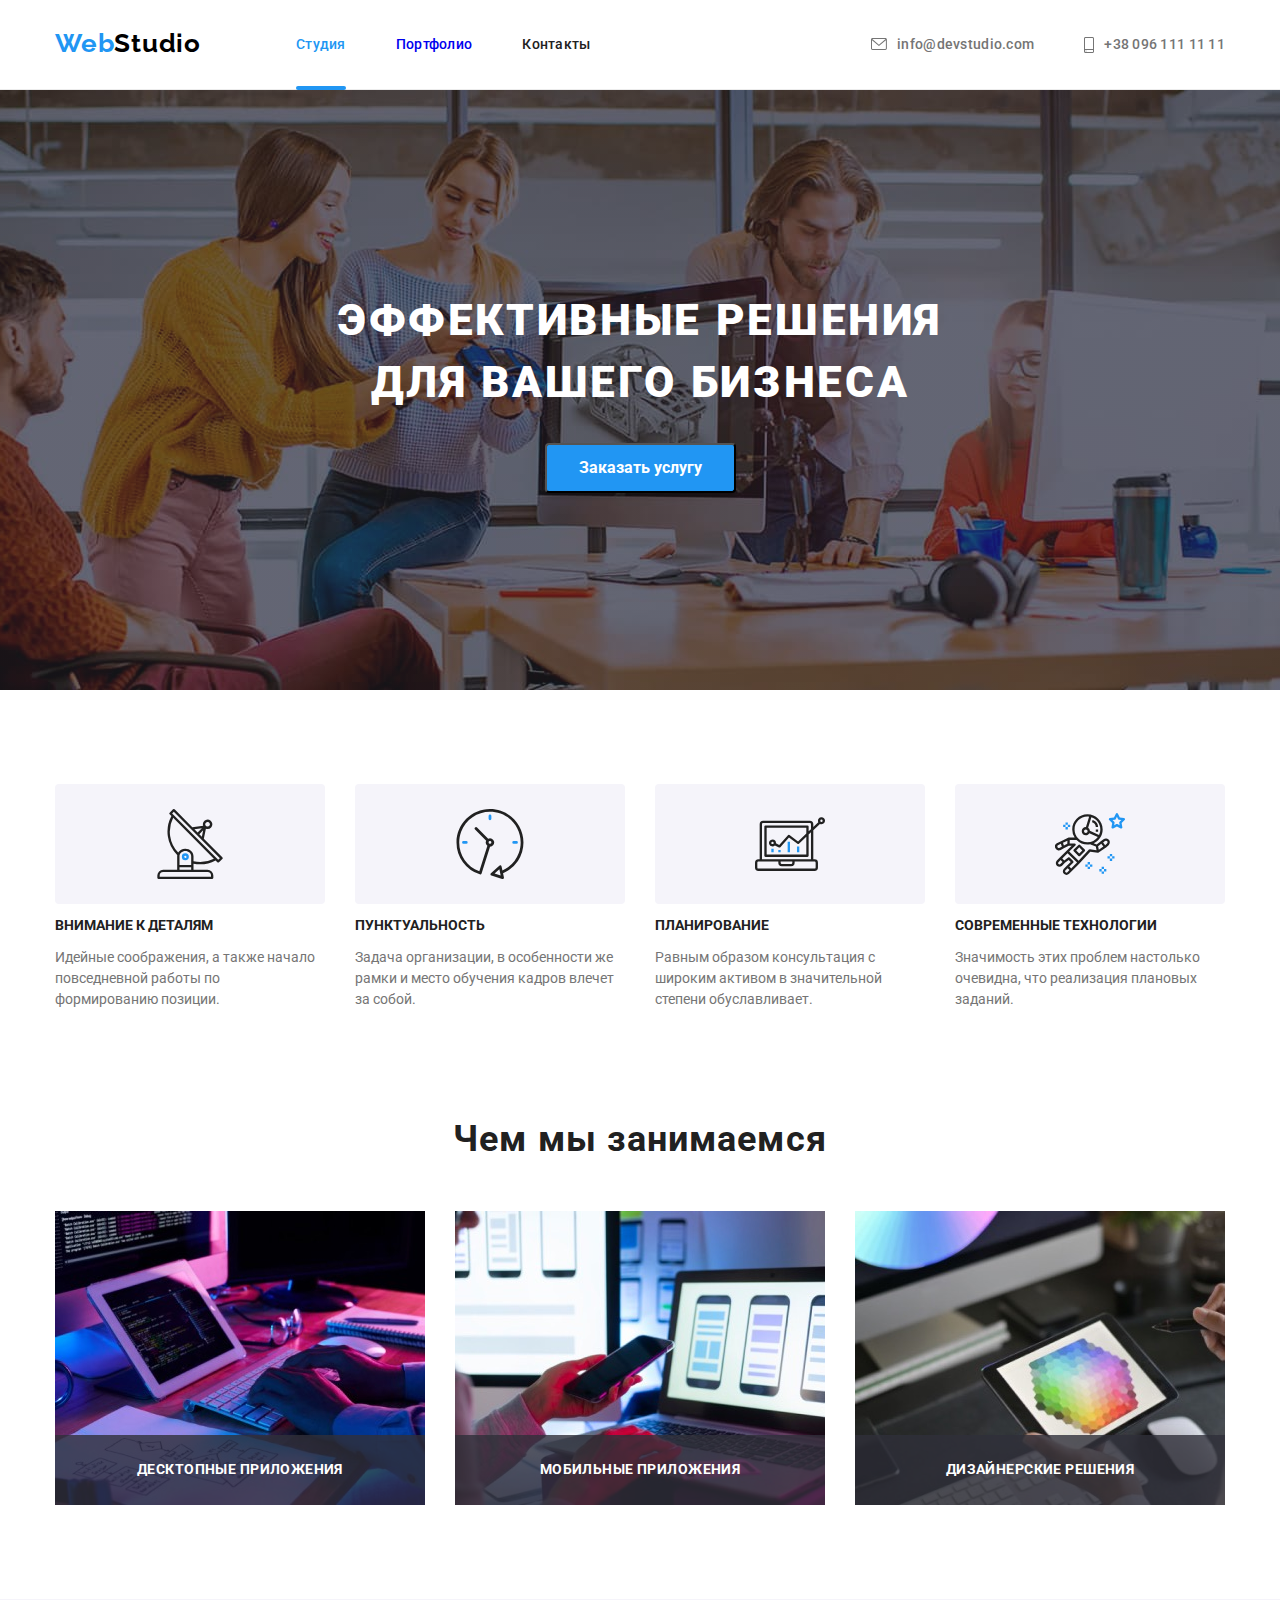
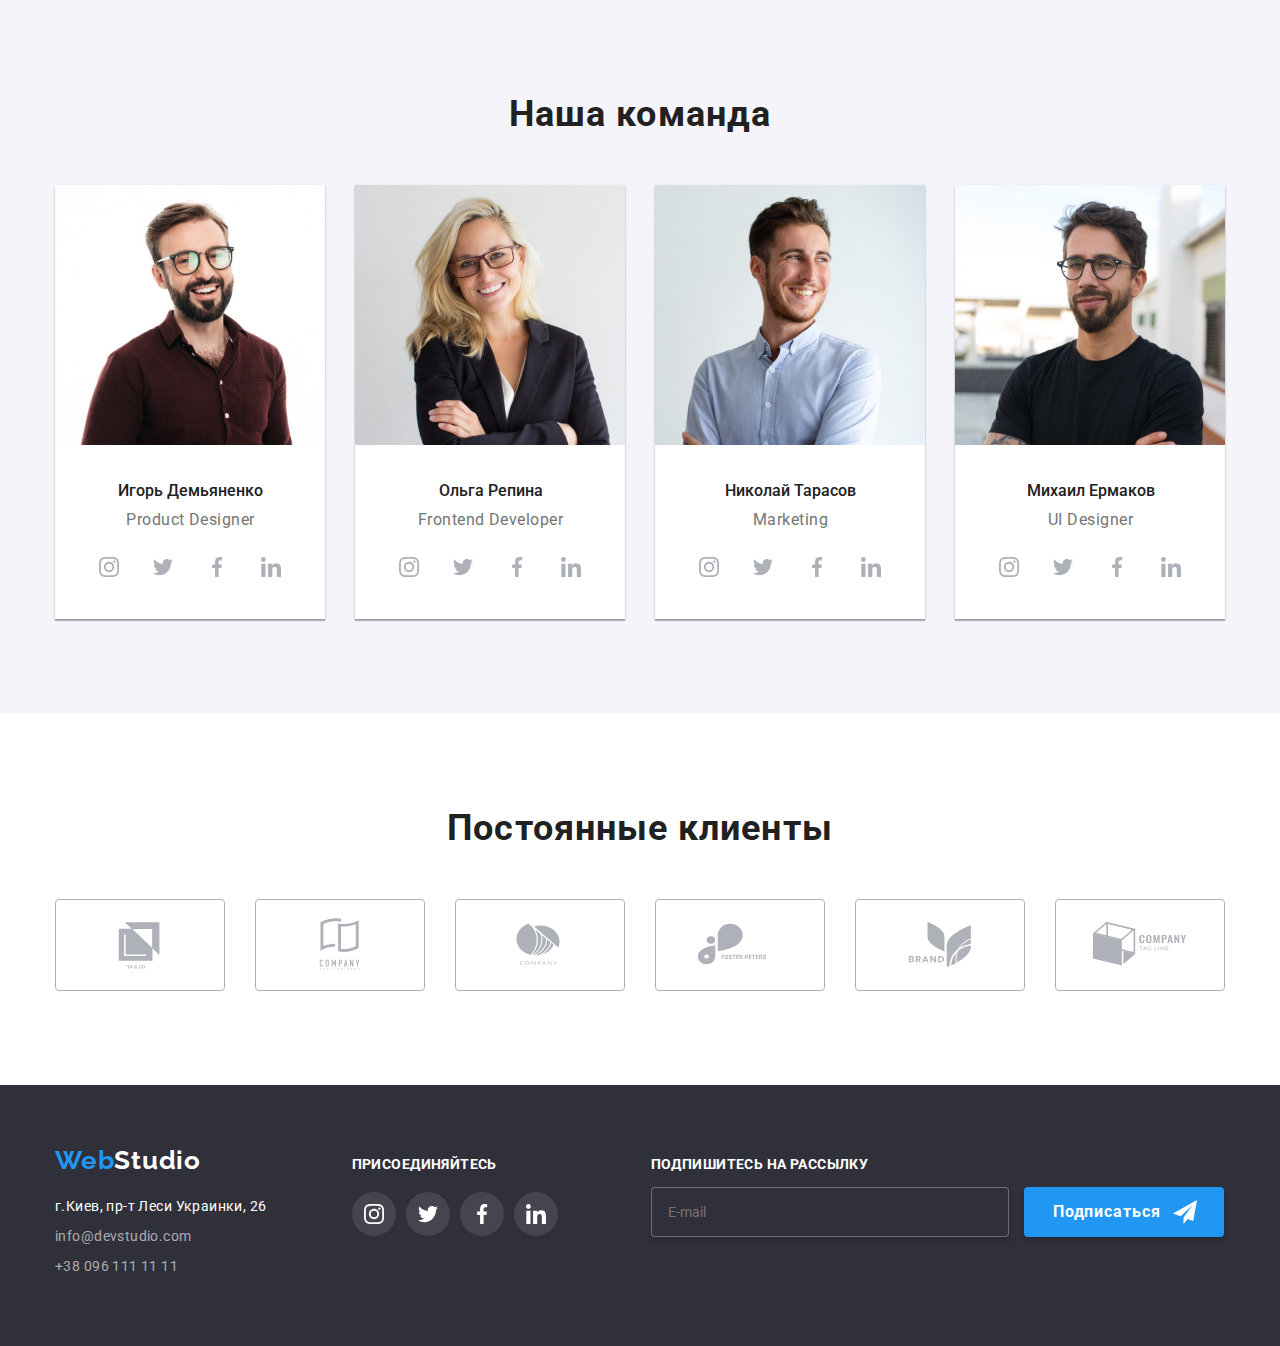
<file: index.html>
<!DOCTYPE html>
<html lang="ru">
  <head>
    <meta charset="UTF-8" />
    <meta http-equiv="X-UA-Compatible" content="IE=edge" />
    <meta name="viewport" content="width=device-width, initial-scale=1.0" />
    <link rel="stylesheet" href="./css/main.min.css" />
    <link rel="preconnect" href="https://fonts.googleapis.com" />
    <link rel="preconnect" href="https://fonts.gstatic.com" crossorigin />
    <link
      href="https://fonts.googleapis.com/css2?family=Raleway:wght@700&family=Roboto:wght@400;500;700;900&display=swap"
      rel="stylesheet"
    />
    <title>WebStudio</title>
  </head>
  <body>
    <header class="header">
      <div class="container">
        <nav class="navbar">
          <a href="/" class="navbar__logo">
            <span class="web">Web</span><span class="studio">Studio</span>
          </a>
          <ul class="nav-list">
            <li class="nav-list__item current">
              <a class="nav-list__link current" href="./index.html">Студия</a>
            </li>
            <li class="nav-list__item">
              <a class="nav-list__link" href="./portfolio.html">Портфолио</a>
            </li>
            <li class="nav-list__item">
              <a class="nav-list__link" href="">Контакты</a>
            </li>
          </ul>
        </nav>
        <ul class="contacts-bar">
          <li class="contacts-bar__item">
            <a class="contacts-bar__link" href="mailto:info@devstudio.com">
              <svg width="16" height="12" class="icon-envelope">
                <use href="./images/sprite.svg#icon-envelope"></use>
              </svg>
              info@devstudio.com</a
            >
          </li>
          <li class="contacts-bar__item">
            <a class="contacts-bar__link" href="tel:+380961111111">
              <svg width="10" height="16" class="icon-smartphone">
                <use href="./images/sprite.svg#icon-smartphone"></use>
              </svg>
              +38 096 111 11 11</a
            >
          </li>
        </ul>
      </div>
    </header>

    <main>
      <section class="hero">
        <h1 class="hero__title">
          Эффективные решения <br />
          для вашего бизнеса
        </h1>
        <button type="button" class="hero__button" data-modal-open>
          Заказать услугу
        </button>
      </section>

      <section class="section">
        <div class="section__container">
          <ul class="advantages">
            <li class="advantages__item">
              <div class="advantages__logo">
                <svg width="70" height="70" class="icon-antenna">
                  <use href="./images/sprite.svg#icon-antenna"></use>
                </svg>
              </div>
              <h3 class="advantages__title">Внимание к деталям</h3>
              <p class="advantages__text">
                Идейные соображения, а также начало повседневной работы по
                формированию позиции.
              </p>
            </li>
            <li class="advantages__item">
              <div class="advantages__logo">
                <svg width="70" height="70" class="icon-clock">
                  <use href="./images/sprite.svg#icon-clock"></use>
                </svg>
              </div>
              <h3 class="advantages__title">Пунктуальность</h3>
              <p class="advantages__text">
                Задача организации, в особенности же рамки и место обучения
                кадров влечет за собой.
              </p>
            </li>
            <li class="advantages__item">
              <div class="advantages__logo">
                <svg width="70" height="70" class="icon-diagram">
                  <use href="./images/sprite.svg#icon-diagram"></use>
                </svg>
              </div>
              <h3 class="advantages__title">Планирование</h3>
              <p class="advantages__text">
                Равным образом консультация с широким активом в значительной
                степени обуславливает.
              </p>
            </li>
            <li class="advantages__item">
              <div class="advantages__logo">
                <svg width="70" height="70" class="icon-astronaut">
                  <use href="./images/sprite.svg#icon-astronaut"></use>
                </svg>
              </div>
              <h3 class="advantages__title">Современные технологии</h3>
              <p class="advantages__text">
                Значимость этих проблем настолько очевидна, что реализация
                плановых заданий.
              </p>
            </li>
          </ul>
        </div>
      </section>

      <section class="section shortened">
        <h2 class="section__title">Чем мы занимаемся</h2>
        <div class="section__container">
          <ul class="examples">
            <li class="examples__item">
              <img
                src="./images/box1.jpg"
                width="370"
                alt="Програмист за работой"
                class="examples__image"
              />
              <p class="examples__discription">Десктопные приложения</p>
            </li>
            <li class="examples__item">
              <img
                src="./images/box2.jpg"
                width="370"
                alt="Дизайнер за работой"
                class="examples__image"
              />
              <p class="examples__discription">Мобильные приложения</p>
            </li>
            <li class="examples__item">
              <img
                src="./images/box3.jpg"
                width="370"
                alt="Колорист за работой"
                class="examples__image"
              />
              <p class="examples__discription">Дизайнерские решения</p>
            </li>
          </ul>
        </div>
      </section>

      <section class="section darken">
        <h2 class="section__title">Наша команда</h2>
        <div class="section__container">
          <ul class="team-list">
            <li class="team-list__item">
              <img
                src="./images/worker1.jpg"
                width="270"
                alt="Игорь Демьяненко"
              />
              <div class="worker">
                <h3 class="worker__name">Игорь Демьяненко</h3>
                <p class="worker__position">Product Designer</p>
              </div>
              <div class="social-block">
                <ul class="social-list">
                  <li class="social-list__item">
                    <div class="social-container">
                      <a class="social-container__link" href="#">
                        <svg width="20" height="20" class="icon-instagram">
                          <use href="./images/sprite.svg#icon-instagram"></use>
                        </svg>
                      </a>
                    </div>
                  </li>
                  <li class="social-list__item">
                    <div class="social-container">
                      <a class="social-container__link" href="#">
                        <svg width="20" height="20" class="icon-twitter">
                          <use href="./images/sprite.svg#icon-twitter"></use>
                        </svg>
                      </a>
                    </div>
                  </li>
                  <li class="social-list__item">
                    <div class="social-container">
                      <a class="social-container__link" href="#">
                        <svg width="20" height="20" class="icon-facebook">
                          <use href="./images/sprite.svg#icon-facebook"></use>
                        </svg>
                      </a>
                    </div>
                  </li>
                  <li class="social-list__item">
                    <div class="social-container">
                      <a class="social-container__link" href="#">
                        <svg width="20" height="20" class="icon-linkedin">
                          <use href="./images/sprite.svg#icon-linkedin"></use>
                        </svg>
                      </a>
                    </div>
                  </li>
                </ul>
              </div>
            </li>
            <li class="team-list__item">
              <img src="./images/worker2.jpg" width="270" alt="Ольга Репина" />
              <div class="worker">
                <h3 class="worker__name">Ольга Репина</h3>
                <p class="worker__position">Frontend Developer</p>
              </div>
              <div class="social-block">
                <ul class="social-list">
                  <li class="social-list__item">
                    <div class="social-container">
                      <a class="social-container__link" href="#">
                        <svg width="20" height="20" class="icon-instagram">
                          <use href="./images/sprite.svg#icon-instagram"></use>
                        </svg>
                      </a>
                    </div>
                  </li>
                  <li class="social-list__item">
                    <div class="social-container">
                      <a class="social-container__link" href="#">
                        <svg width="20" height="20" class="icon-twitter">
                          <use href="./images/sprite.svg#icon-twitter"></use>
                        </svg>
                      </a>
                    </div>
                  </li>
                  <li class="social-list__item">
                    <div class="social-container">
                      <a class="social-container__link" href="#">
                        <svg width="20" height="20" class="icon-facebook">
                          <use href="./images/sprite.svg#icon-facebook"></use>
                        </svg>
                      </a>
                    </div>
                  </li>
                  <li class="social-list__item">
                    <div class="social-container">
                      <a class="social-container__link" href="#">
                        <svg width="20" height="20" class="icon-linkedin">
                          <use href="./images/sprite.svg#icon-linkedin"></use>
                        </svg>
                      </a>
                    </div>
                  </li>
                </ul>
              </div>
            </li>
            <li class="team-list__item">
              <img
                src="./images/worker3.jpg"
                width="270"
                alt="Николай Тарасов"
              />
              <div class="worker">
                <h3 class="worker__name">Николай Тарасов</h3>
                <p class="worker__position">Marketing</p>
              </div>
              <div class="social-block">
                <ul class="social-list">
                  <li class="social-list__item">
                    <div class="social-container">
                      <a class="social-container__link" href="#">
                        <svg width="20" height="20" class="icon-instagram">
                          <use href="./images/sprite.svg#icon-instagram"></use>
                        </svg>
                      </a>
                    </div>
                  </li>
                  <li class="social-list__item">
                    <div class="social-container">
                      <a class="social-container__link" href="#">
                        <svg width="20" height="20" class="icon-twitter">
                          <use href="./images/sprite.svg#icon-twitter"></use>
                        </svg>
                      </a>
                    </div>
                  </li>
                  <li class="social-list__item">
                    <div class="social-container">
                      <a class="social-container__link" href="#">
                        <svg width="20" height="20" class="icon-facebook">
                          <use href="./images/sprite.svg#icon-facebook"></use>
                        </svg>
                      </a>
                    </div>
                  </li>
                  <li class="social-list__item">
                    <div class="social-container">
                      <a class="social-container__link" href="#">
                        <svg width="20" height="20" class="icon-linkedin">
                          <use href="./images/sprite.svg#icon-linkedin"></use>
                        </svg>
                      </a>
                    </div>
                  </li>
                </ul>
              </div>
            </li>
            <li class="team-list__item">
              <img
                src="./images/worker4.jpg"
                width="270"
                alt="Михаил Ермаков"
              />
              <div class="worker">
                <h3 class="worker__name">Михаил Ермаков</h3>
                <p class="worker__position">UI Designer</p>
              </div>
              <div class="social-block">
                <ul class="social-list">
                  <li class="social-list__item">
                    <div class="social-container">
                      <a class="social-container__link" href="#">
                        <svg width="20" height="20" class="icon-instagram">
                          <use href="./images/sprite.svg#icon-instagram"></use>
                        </svg>
                      </a>
                    </div>
                  </li>
                  <li class="social-list__item">
                    <div class="social-container">
                      <a class="social-container__link" href="#">
                        <svg width="20" height="20" class="icon-twitter">
                          <use href="./images/sprite.svg#icon-twitter"></use>
                        </svg>
                      </a>
                    </div>
                  </li>
                  <li class="social-list__item">
                    <div class="social-container">
                      <a class="social-container__link" href="#">
                        <svg width="20" height="20" class="icon-facebook">
                          <use href="./images/sprite.svg#icon-facebook"></use>
                        </svg>
                      </a>
                    </div>
                  </li>
                  <li class="social-list__item">
                    <div class="social-container">
                      <a class="social-container__link" href="#">
                        <svg width="20" height="20" class="icon-linkedin">
                          <use href="./images/sprite.svg#icon-linkedin"></use>
                        </svg>
                      </a>
                    </div>
                  </li>
                </ul>
              </div>
            </li>
          </ul>
        </div>
      </section>

      <section class="section">
        <h2 class="section__title">Постоянные клиенты</h2>
        <div class="section__container">
          <ul class="clients-list">
            <li class="clients-list__item">
              <a class="clients-list__logo" href="">
                <svg width="106" height="60" class="icon-Logo1">
                  <use href="./images/sprite.svg#icon-Logo1"></use>
                </svg>
              </a>
            </li>
            <li class="clients-list__item">
              <a class="clients-list__logo" href="">
                <svg width="106" height="60" class="icon-Logo2">
                  <use href="./images/sprite.svg#icon-Logo2"></use>
                </svg>
              </a>
            </li>
            <li class="clients-list__item">
              <a class="clients-list__logo" href="">
                <svg width="106" height="60" class="icon-Logo3">
                  <use href="./images/sprite.svg#icon-Logo3"></use>
                </svg>
              </a>
            </li>
            <li class="clients-list__item">
              <a class="clients-list__logo" href="">
                <svg width="106" height="60" class="icon-Logo4">
                  <use href="./images/sprite.svg#icon-Logo4"></use>
                </svg>
              </a>
            </li>
            <li class="clients-list__item">
              <a class="clients-list__logo" href="">
                <svg width="106" height="60" class="icon-Logo5">
                  <use href="./images/sprite.svg#icon-Logo5"></use>
                </svg>
              </a>
            </li>
            <li class="clients-list__item">
              <a class="clients-list__logo" href="">
                <svg width="106" height="60" class="icon-Logo6">
                  <use href="./images/sprite.svg#icon-Logo6"></use>
                </svg>
              </a>
            </li>
          </ul>
        </div>
      </section>
    </main>

    <footer class="footer">
      <div class="container">
        <div class="addres-block">
          <a href="/" class="footer-logo">
            <span class="web">Web</span
            ><span class="studio-lighten">Studio</span>
          </a>

          <address>
            <ul class="adress">
              <li class="adress__physical-adress">
                г.Киев, пр-т Леси Украинки, 26
              </li>
              <li class="adress__item">
                <a class="address__link" href="mailto:info@devstudio.com"
                  >info@devstudio.com</a
                >
              </li>
              <li class="adress__item">
                <a class="address__link" href="tel:+380961111111"
                  >+38 096 111 11 11</a
                >
              </li>
            </ul>
          </address>
        </div>
        <div class="sign-block">
          <h2 class="sign-block__title">Присоединяйтесь</h2>
          <ul class="sign-list">
            <li class="sign-list__item">
              <a class="sign-list__link" href="#">
                <svg width="20" height="20" class="footericon-instagram">
                  <use href="./images/sprite.svg#icon-instagram"></use>
                </svg>
              </a>
            </li>
            <li class="sign-list__item">
              <a class="sign-list__link" href="#">
                <svg width="20" height="20" class="icon-twitter">
                  <use href="./images/sprite.svg#icon-twitter"></use>
                </svg>
              </a>
            </li>
            <li class="sign-list__item">
              <a class="sign-list__link" href="#">
                <svg width="20" height="20" class="icon-facebook">
                  <use href="./images/sprite.svg#icon-facebook"></use>
                </svg>
              </a>
            </li>
            <li class="sign-list__item">
              <a class="sign-list__link" href="#">
                <svg width="20" height="20" class="icon-linkedin">
                  <use href="./images/sprite.svg#icon-linkedin"></use>
                </svg>
              </a>
            </li>
          </ul>
        </div>
        <div class="sign-container">
          <h2 class="sign-title">Подпишитесь на рассылку</h2>
          <form class="sign-form">
            <input
              type="email"
              name="email"
              class="sign-form__input"
              id="email"
              placeholder="E-mail"
            />
            <label for="email"></label>
            <button class="sign-form__button" type="submit">
              Подписаться
              <span class="send-icon">
                <svg width="24" height="24" class="icon-send">
                  <use href="./images/icons.svg#icon-send"></use>
                </svg>
              </span>
            </button>
          </form>
        </div>
      </div>
    </footer>

    <div class="backdrop is-hidden" data-modal>
      <div class="modal">
        <button type="button" class="modal__button" data-modal-close>
          <svg width="11" height="11" class="icon-close">
            <use href="./images/sprite.svg#icon-close"></use>
          </svg>
        </button>
        <form class="modal-form">
          <div class="modal-form__container">
            <h2 class="modal-form__title">
              Оставьте свои данные, мы вам перезвоним
            </h2>
            <label class="form-field">
              <span class="form-field__label-name">Имя</span>
              <input
                type="text"
                name="name"
                class="form-field__input"
                autocomplete="off"
                required
              />
              <span class="form-field__label-icon">
                <svg width="12" height="12">
                  <use href="./images/icons.svg#icon-Vector"></use>
                </svg>
              </span>
            </label>
            <label class="form-field">
              <span class="form-field__label-name">Телефон</span>
              <input
                type="tel"
                name="tel"
                class="form-field__input"
                autocomplete="off"
                required
              />
              <span class="form-field__label-icon">
                <svg width="13" height="13">
                  <use href="./images/icons.svg#icon-phone"></use>
                </svg>
              </span>
            </label>
            <label class="form-field">
              <span class="form-field__label-name">Почта</span>
              <input
                type="email"
                name="email"
                class="form-field__input"
                autocomplete="off"
                required
              />
              <span class="form-field__label-icon">
                <svg width="15" height="12">
                  <use href="./images/icons.svg#icon-mail"></use>
                </svg>
              </span>
            </label>
            <label class="form-field">
              <span class="form-field__label-name">Комментарий</span>
              <textarea
                name="comment"
                class="form-field__text-input"
                placeholder="Введите текст"
              ></textarea>
            </label>
            <div class="field-checkbox">
              <label class="policy">
                <input
                  type="checkbox"
                  name="policy"
                  class="field-checkbox__browser"
                  required
                />
                <span class="field-checkbox__custom"></span>
                <span class="field-checkbox__agreement">
                  Соглашаюсь с рассылкой и принимаю
                  <a href="#" class="field-checkbox__policy-agreement">
                    Условия договора
                  </a>
                </span>
              </label>
            </div>
            <button type="submit" class="modal-form__submit-button">
              Отправить
            </button>
          </div>
        </form>
      </div>
    </div>
    <script src="./js/modal.js"></script>
  </body>
</html>
</file>
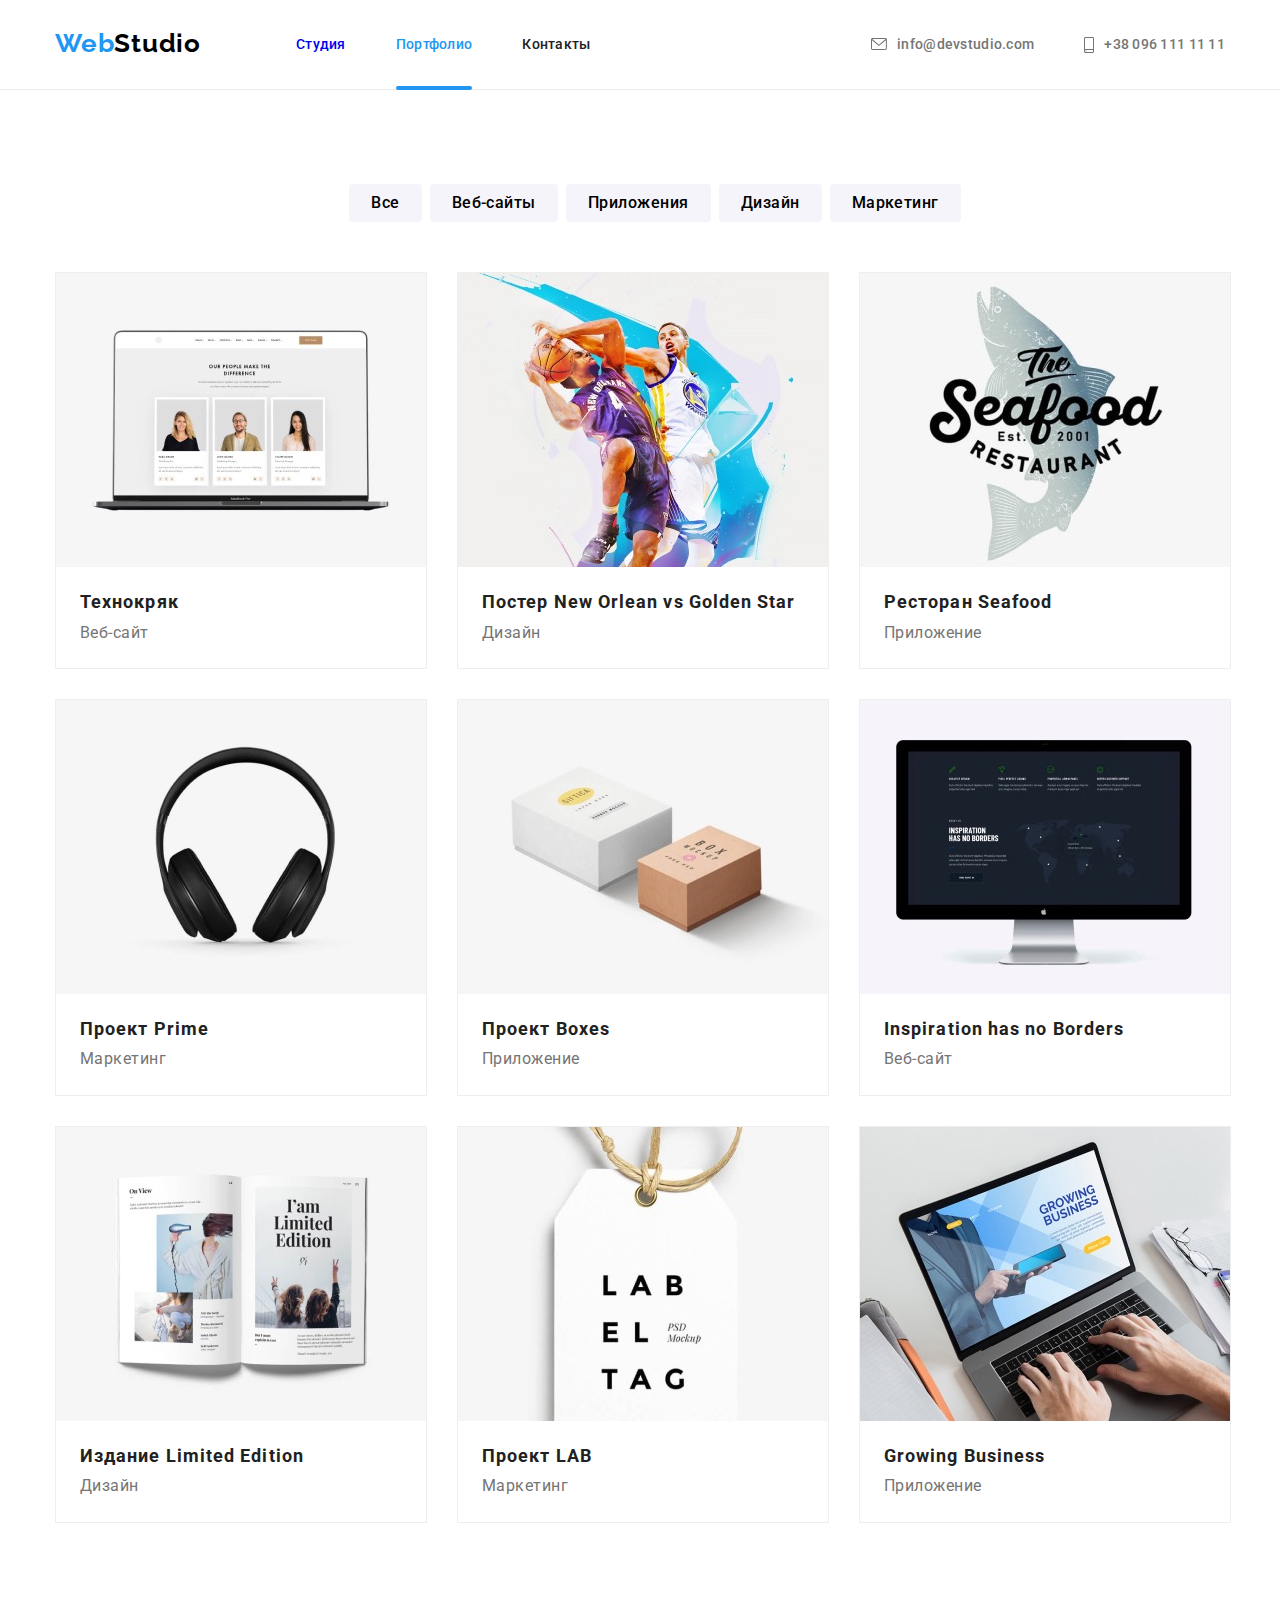
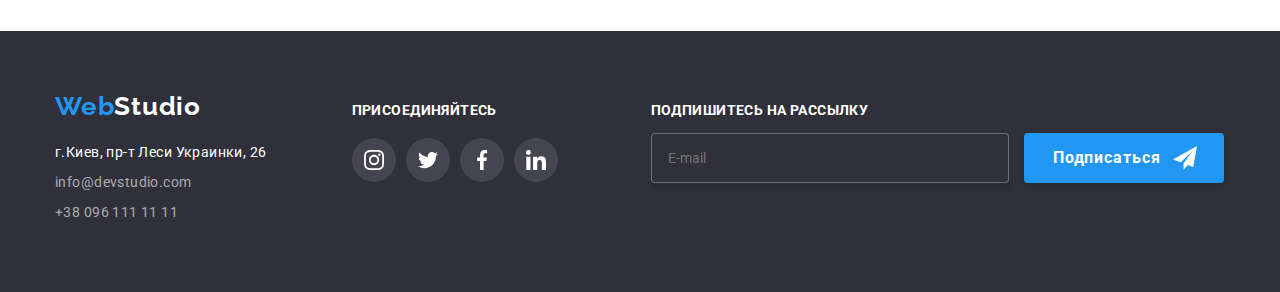
<file: portfolio.html>
<!DOCTYPE html>
<html lang="ru">
  <head>
    <meta charset="UTF-8" />
    <meta http-equiv="X-UA-Compatible" content="IE=edge" />
    <meta name="viewport" content="width=device-width, initial-scale=1.0" />
    <link rel="stylesheet" href="./css/main.min.css" />
    <link rel="preconnect" href="https://fonts.googleapis.com" />
    <link rel="preconnect" href="https://fonts.gstatic.com" crossorigin />
    <link
      href="https://fonts.googleapis.com/css2?family=Raleway:wght@700&family=Roboto:wght@400;500;700;900&display=swap"
      rel="stylesheet"
    />
    <title>Portfolio</title>
  </head>
  <body>
    <header class="header">
      <div class="container">
        <nav class="navbar">
          <a href="/" class="navbar__logo">
            <span class="web">Web</span><span class="studio">Studio</span>
          </a>
          <ul class="nav-list">
            <li class="nav-list__item">
              <a class="nav-list__link" href="./index.html">Студия</a>
            </li>
            <li class="nav-list__item current">
              <a class="nav-list__link current" href="./portfolio.html"
                >Портфолио</a
              >
            </li>
            <li class="nav-list__item">
              <a class="nav-list__link" href="">Контакты</a>
            </li>
          </ul>
        </nav>
        <ul class="contacts-bar">
          <li class="contacts-bar__item">
            <a class="contacts-bar__link" href="mailto:info@devstudio.com">
              <svg width="16" height="12" class="icon-envelope">
                <use href="./images/sprite.svg#icon-envelope"></use>
              </svg>
              info@devstudio.com</a
            >
          </li>
          <li class="contacts-bar__item">
            <a class="contacts-bar__link" href="tel:+380961111111">
              <svg width="10" height="16" class="icon-smartphone">
                <use href="./images/sprite.svg#icon-smartphone"></use>
              </svg>
              +38 096 111 11 11</a
            >
          </li>
        </ul>
      </div>
    </header>

    <main>
      <section class="section">
        <div class="gallery__container">
          <div class="filter">
            <ul class="filter__buttons">
              <li class="filter__button">
                <button class="filter__radiobutton" type="button">Все</button>
              </li>
              <li class="filter__button">
                <button class="filter__radiobutton" type="button">
                  Веб-сайты
                </button>
              </li>
              <li class="filter__button">
                <button class="filter__radiobutton" type="button">
                  Приложения
                </button>
              </li>
              <li class="filter__button">
                <button class="filter__radiobutton" type="button">
                  Дизайн
                </button>
              </li>
              <li class="filter__button">
                <button class="filter__radiobutton" type="button">
                  Маркетинг
                </button>
              </li>
            </ul>
          </div>

          <div class="projects">
            <ul class="projects-list">
              <li class="projects-list__item">
                <a href="" class="project-list__link">
                  <div class="project-thumb">
                    <img
                      src="./images/notebook.jpg"
                      width="370"
                      alt="Технокряк"
                      class="project-thumb__image"
                    />
                    <div class="project-thumb__overlay">
                      <p class="project-thumb__text">
                        Технокряк это современная площадка распространения
                        коронавируса. Компании используют эту платформу для
                        цифрового шпионажа и атак на защищённые сервера
                        конкурентов.
                      </p>
                    </div>
                  </div>

                  <div class="title-container">
                    <h3 class="project-title">Технокряк</h3>
                    <p class="project-category">Веб-сайт</p>
                  </div>
                </a>
              </li>
              <li class="projects-list__item">
                <a href="" class="project-list__link">
                  <div class="project-thumb">
                    <img
                      src="./images/poster.jpg"
                      width="370"
                      alt="Постер Новый Орлеан против Золотой Звезды"
                      class="project-thumb__image"
                    />
                    <div class="project-thumb__overlay">
                      <p class="project-thumb__text">
                        Технокряк это современная площадка распространения
                        коронавируса. Компании используют эту платформу для
                        цифрового шпионажа и атак на защищённые сервера
                        конкурентов.
                      </p>
                    </div>
                  </div>

                  <div class="title-container">
                    <h3 class="project-title">
                      Постер New Orlean vs Golden Star
                    </h3>
                    <p class="project-category">Дизайн</p>
                  </div>
                </a>
              </li>
              <li class="projects-list__item">
                <a href="" class="project-list__link">
                  <div class="project-thumb">
                    <img
                      src="./images/seafood.jpg"
                      width="370"
                      alt="Ресторан Сифуд"
                      class="project-thumb__image"
                    />
                    <div class="project-thumb__overlay">
                      <p class="project-thumb__text">
                        Технокряк это современная площадка распространения
                        коронавируса. Компании используют эту платформу для
                        цифрового шпионажа и атак на защищённые сервера
                        конкурентов.
                      </p>
                    </div>
                  </div>

                  <div class="title-container">
                    <h3 class="project-title">Ресторан Seafood</h3>
                    <p class="project-category">Приложение</p>
                  </div>
                </a>
              </li>
              <li class="projects-list__item">
                <a href="" class="project-list__link">
                  <div class="project-thumb">
                    <img
                      src="./images/prime.jpg"
                      width="370"
                      alt="Проект Прайм"
                      class="project-thumb__image"
                    />
                    <div class="project-thumb__overlay">
                      <p class="project-thumb__text">
                        Технокряк это современная площадка распространения
                        коронавируса. Компании используют эту платформу для
                        цифрового шпионажа и атак на защищённые сервера
                        конкурентов.
                      </p>
                    </div>
                  </div>

                  <div class="title-container">
                    <h3 class="project-title">Проект Prime</h3>
                    <p class="project-category">Маркетинг</p>
                  </div>
                </a>
              </li>
              <li class="projects-list__item">
                <a href="" class="project-list__link">
                  <div class="project-thumb">
                    <img
                      src="./images/boxes.jpg"
                      width="370"
                      alt="Проект Боксес"
                      class="project-thumb__image"
                    />
                    <div class="project-thumb__overlay">
                      <p class="project-thumb__text">
                        Технокряк это современная площадка распространения
                        коронавируса. Компании используют эту платформу для
                        цифрового шпионажа и атак на защищённые сервера
                        конкурентов.
                      </p>
                    </div>
                  </div>

                  <div class="title-container">
                    <h3 class="project-title">Проект Boxes</h3>
                    <p class="project-category">Приложение</p>
                  </div>
                </a>
              </li>
              <li class="projects-list__item">
                <a href="" class="project-list__link">
                  <div class="project-thumb">
                    <img
                      src="./images/inspiration.jpg"
                      width="370"
                      alt="Вдохновление не имеет Границ"
                      class="project-thumb__image"
                    />
                    <div class="project-thumb__overlay">
                      <p class="project-thumb__text">
                        Технокряк это современная площадка распространения
                        коронавируса. Компании используют эту платформу для
                        цифрового шпионажа и атак на защищённые сервера
                        конкурентов.
                      </p>
                    </div>
                  </div>

                  <div class="title-container">
                    <h3 class="project-title">Inspiration has no Borders</h3>
                    <p class="project-category">Веб-сайт</p>
                  </div>
                </a>
              </li>
              <li class="projects-list__item">
                <a href="" class="project-list__link">
                  <div class="project-thumb">
                    <img
                      src="./images/limitededition.jpg"
                      width="370"
                      alt="Ограниченное Издание"
                      class="project-thumb__image"
                    />
                    <div class="project-thumb__overlay">
                      <p class="project-thumb__text">
                        Технокряк это современная площадка распространения
                        коронавируса. Компании используют эту платформу для
                        цифрового шпионажа и атак на защищённые сервера
                        конкурентов.
                      </p>
                    </div>
                  </div>

                  <div class="title-container">
                    <h3 class="project-title">Издание Limited Edition</h3>
                    <p class="project-category">Дизайн</p>
                  </div>
                </a>
              </li>
              <li class="projects-list__item">
                <a href="" class="project-list__link">
                  <div class="project-thumb">
                    <img
                      src="./images/lab.jpg"
                      width="370"
                      alt="Проект ЛАБ"
                      class="project-thumb__image"
                    />
                    <div class="project-thumb__overlay">
                      <p class="project-thumb__text">
                        Технокряк это современная площадка распространения
                        коронавируса. Компании используют эту платформу для
                        цифрового шпионажа и атак на защищённые сервера
                        конкурентов.
                      </p>
                    </div>
                  </div>

                  <div class="title-container">
                    <h3 class="project-title">Проект LAB</h3>
                    <p class="project-category">Маркетинг</p>
                  </div>
                </a>
              </li>
              <li class="projects-list__item">
                <a href="" class="project-list__link">
                  <div class="project-thumb">
                    <img
                      src="./images/growingbusiness.jpg"
                      width="370"
                      alt="Растущий Бизнес"
                      class="project-thumb__image"
                    />
                    <div class="project-thumb__overlay">
                      <p class="project-thumb__text">
                        Технокряк это современная площадка распространения
                        коронавируса. Компании используют эту платформу для
                        цифрового шпионажа и атак на защищённые сервера
                        конкурентов.
                      </p>
                    </div>
                  </div>

                  <div class="title-container">
                    <h3 class="project-title">Growing Business</h3>
                    <p class="project-category">Приложение</p>
                  </div>
                </a>
              </li>
            </ul>
          </div>
        </div>
      </section>
    </main>

    <footer class="footer">
      <div class="container">
        <div class="addres-block">
          <a href="/" class="footer-logo">
            <span class="web">Web</span
            ><span class="studio-lighten">Studio</span>
          </a>

          <address>
            <ul class="adress">
              <li class="adress__physical-adress">
                г.Киев, пр-т Леси Украинки, 26
              </li>
              <li class="adress__item">
                <a class="address__link" href="mailto:info@devstudio.com"
                  >info@devstudio.com</a
                >
              </li>
              <li class="adress__item">
                <a class="address__link" href="tel:+380961111111"
                  >+38 096 111 11 11</a
                >
              </li>
            </ul>
          </address>
        </div>
        <div class="sign-block">
          <h2 class="sign-block__title">Присоединяйтесь</h2>
          <ul class="sign-list">
            <li class="sign-list__item">
              <a class="sign-list__link" href="#">
                <svg width="20" height="20" class="footericon-instagram">
                  <use href="./images/sprite.svg#icon-instagram"></use>
                </svg>
              </a>
            </li>
            <li class="sign-list__item">
              <a class="sign-list__link" href="#">
                <svg width="20" height="20" class="icon-twitter">
                  <use href="./images/sprite.svg#icon-twitter"></use>
                </svg>
              </a>
            </li>
            <li class="sign-list__item">
              <a class="sign-list__link" href="#">
                <svg width="20" height="20" class="icon-facebook">
                  <use href="./images/sprite.svg#icon-facebook"></use>
                </svg>
              </a>
            </li>
            <li class="sign-list__item">
              <a class="sign-list__link" href="#">
                <svg width="20" height="20" class="icon-linkedin">
                  <use href="./images/sprite.svg#icon-linkedin"></use>
                </svg>
              </a>
            </li>
          </ul>
        </div>
        <div class="sign-container">
          <h2 class="sign-title">Подпишитесь на рассылку</h2>
          <form class="sign-form">
            <input
              type="email"
              name="email"
              class="sign-form__input"
              id="email"
              placeholder="E-mail"
            />
            <label for="email"></label>
            <button class="sign-form__button" type="submit">
              Подписаться
              <span class="send-icon">
                <svg width="24" height="24" class="icon-send">
                  <use href="./images/icons.svg#icon-send"></use>
                </svg>
              </span>
            </button>
          </form>
        </div>
      </div>
    </footer>

    <script src="./js/modal.js"></script>
  </body>
</html>
</file>
<file: css/main.min.css>
/*! modern-normalize v1.1.0 | MIT License | https://github.com/sindresorhus/modern-normalize */*,::before,::after{-webkit-box-sizing:border-box;box-sizing:border-box}html{line-height:1.15;-webkit-text-size-adjust:100%;-moz-tab-size:4;-o-tab-size:4;tab-size:4}body{margin:0;font-family:system-ui,-apple-system,"Segoe UI",Roboto,Helvetica,Arial,sans-serif,"Apple Color Emoji","Segoe UI Emoji"}hr{height:0;color:inherit}abbr[title]{-webkit-text-decoration:underline dotted;text-decoration:underline dotted}b,strong{font-weight:bolder}code,kbd,samp,pre{font-family:ui-monospace, SFMono-Regular, Consolas, "Liberation Mono", Menlo, monospace;font-size:1em}small{font-size:80%}sub,sup{font-size:75%;line-height:0;position:relative;vertical-align:baseline}sub{bottom:-0.25em}sup{top:-0.5em}table{text-indent:0;border-color:inherit}button,input,optgroup,select,textarea{font-family:inherit;font-size:100%;line-height:1.15;margin:0}button,select{text-transform:none}button,[type="button"],[type="reset"],[type="submit"]{-webkit-appearance:button}::-moz-focus-inner{border-style:none;padding:0}:-moz-focusring{outline:1px dotted ButtonText}:-moz-ui-invalid{box-shadow:none}legend{padding:0}progress{vertical-align:baseline}::-webkit-inner-spin-button,::-webkit-outer-spin-button{height:auto}[type="search"]{-webkit-appearance:textfield;outline-offset:-2px}::-webkit-search-decoration{-webkit-appearance:none}::-webkit-file-upload-button{-webkit-appearance:button;font:inherit}summary{display:list-item}body{font-family:Roboto, sans-serif;font-weight:400;font-size:14px;line-height:1.5;background-color:#ffffff;color:#757575;margin:0}body ul{list-style:none}body a{text-decoration:none}body a:visited{color:#212121}.header{width:auto;background-color:#fff;border-bottom:1px solid #ececec}.header .container{display:-webkit-box;display:-ms-flexbox;display:flex;-webkit-box-pack:justify;-ms-flex-pack:justify;justify-content:space-between;width:1200px;padding-left:15px;padding-right:15px;margin:0 auto}.contacts-bar{display:-webkit-box;display:-ms-flexbox;display:flex}.navbar__logo{display:block;padding-top:24px;padding-bottom:25px}.web{font-family:Raleway;font-weight:700;font-size:26px;line-height:1.2;letter-spacing:0.03em;color:#2196f3}.studio{font-family:Raleway;font-weight:700;font-size:26px;line-height:1.2;letter-spacing:0.03em;color:#000000}.navbar{display:-webkit-box;display:-ms-flexbox;display:flex;-webkit-box-align:center;-ms-flex-align:center;align-items:center}.nav-list{display:-webkit-box;display:-ms-flexbox;display:flex;-webkit-box-align:center;-ms-flex-align:center;align-items:center;margin-left:95px;margin-top:0px;margin-bottom:0px;padding-left:0px;color:#212121}.nav-list:hover,.nav-list:focus{color:#2196f3;-webkit-transform:transition;transform:transition}.nav-list__item{margin-right:50px;margin-top:0px;margin-bottom:0px}.nav-list__item.current{position:relative;margin-right:50px;margin-top:0px;margin-bottom:0px;padding-top:34px;padding-bottom:34px}.nav-list__item:last-child{margin-right:0px}.nav-list__link{font-size:14px;line-height:1.1;letter-spacing:0.02em;font-weight:500;padding-top:32px;padding-bottom:32px;-webkit-transition-property:color;transition-property:color;-webkit-transition-duration:250ms;transition-duration:250ms;-webkit-transition-timing-function:cubic-bezier(0.4, 0, 0.2, 1);transition-timing-function:cubic-bezier(0.4, 0, 0.2, 1)}.nav-list__link.current{color:#2196f3}.nav-list__link.current::after{position:absolute;left:0;bottom:-1.3px;content:"";width:100%;height:4px;background-color:#2196f3;border-radius:4px}.nav-list__link:hover,.nav-list__link:focus{color:#2196f3;-webkit-transform:color;transform:color}.contacts-bar{display:-webkit-box;display:-ms-flexbox;display:flex;margin-left:auto;-webkit-box-align:center;-ms-flex-align:center;align-items:center;padding-left:0px;margin-bottom:0px;margin-top:0px}.contacts-bar__item{margin-right:50px;margin-top:0px;margin-bottom:0px}.contacts-bar__item:nth-child(2){padding-right:0px;margin-right:0px}.contacts-bar__link{display:-webkit-box;display:-ms-flexbox;display:flex;-webkit-box-align:center;-ms-flex-align:center;align-items:center;text-decoration:none;font-family:inherit;font-weight:500;line-height:1.1;letter-spacing:0.02em;text-align:left;font-size:14px;color:#757575;padding-top:32px;padding-bottom:32px;-webkit-transition-property:color;transition-property:color;-webkit-transition-duration:250ms;transition-duration:250ms;-webkit-transition-timing-function:cubic-bezier(0.4, 0, 0.2, 1);transition-timing-function:cubic-bezier(0.4, 0, 0.2, 1)}.contacts-bar__link:hover,.contacts-bar__link:focus{color:#2196f3;-webkit-transform:color;transform:color}.contacts-bar__link:visited{color:#757575;text-decoration:none}.icon-envelope{margin-right:10px;fill:currentColor}.icon-smartphone{margin-right:10px;fill:currentColor}.hero{margin-left:auto;margin-right:auto;padding-top:200px;padding-bottom:200px;background-color:#2f303a;background-image:-webkit-gradient(linear, left top, right top, from(rgba(47,48,58,0.4)), to(rgba(47,48,58,0.4))),url(../images/bkgimg.jpg);background-image:linear-gradient(to right, rgba(47,48,58,0.4), rgba(47,48,58,0.4)),url(../images/bkgimg.jpg);background-repeat:no-repeat;background-position:center;-o-object-fit:cover;object-fit:cover;max-width:1600px;height:600px}.hero__title{font-family:inherit;font-size:44px;font-style:normal;line-height:1.4;letter-spacing:0.06em;text-align:center;font-weight:900;text-transform:uppercase;color:#fff;padding-bottom:30px;margin:0}.hero__button{font-family:inherit;font-weight:700;font-style:normal;font-size:16px;line-height:1.6;background-color:#2196f3;color:#fff;display:block;margin-left:auto;margin-right:auto;margin-bottom:0;margin-top:0;border-radius:4px;-webkit-box-shadow:0px 4px 4px 0px rgba(0,0,0,0.15);box-shadow:0px 4px 4px 0px rgba(0,0,0,0.15);padding-left:32px;padding-right:32px;padding-top:10px;padding-bottom:10px;cursor:pointer}.backdrop{position:fixed;top:0;left:0;width:100%;height:100%;background-color:rgba(0,0,0,0.2);opacity:1;-webkit-transition-property:opacity;transition-property:opacity;-webkit-transition-duration:250ms;transition-duration:250ms;-webkit-transition-timing-function:cubic-bezier(0.4, 0, 0.2, 1);transition-timing-function:cubic-bezier(0.4, 0, 0.2, 1)}.backdrop.is-hidden{opacity:0;pointer-events:none}.backdrop.is-hidden .modal{-webkit-transform:scale(0.5) translate(-50%, -50%);transform:scale(0.5) translate(-50%, -50%)}.modal{position:absolute;top:50%;left:50%;z-index:1000;overflow:hidden;max-width:528px;min-height:581px;background-color:#fff;-webkit-transform:scale(1) translate(-50%, -50%);transform:scale(1) translate(-50%, -50%);-webkit-transition:-webkit-transform 250ms cubic-bezier(0.4, 0, 0.2, 1);transition:-webkit-transform 250ms cubic-bezier(0.4, 0, 0.2, 1);transition:transform 250ms cubic-bezier(0.4, 0, 0.2, 1);transition:transform 250ms cubic-bezier(0.4, 0, 0.2, 1), -webkit-transform 250ms cubic-bezier(0.4, 0, 0.2, 1);-webkit-box-shadow:0px 2px 1px 0px rgba(0,0,0,0.2),0px 1px 1px 0px rgba(0,0,0,0.14),0px 1px 3px 0px rgba(0,0,0,0.12);box-shadow:0px 2px 1px 0px rgba(0,0,0,0.2),0px 1px 1px 0px rgba(0,0,0,0.14),0px 1px 3px 0px rgba(0,0,0,0.12);border-radius:4px}.modal__button{position:absolute;top:8px;right:8px;padding:0;width:30px;height:30px;display:-webkit-box;display:-ms-flexbox;display:flex;-webkit-box-pack:center;-ms-flex-pack:center;justify-content:center;-webkit-box-align:center;-ms-flex-align:center;align-items:center;border-radius:50%;border:1px solid rgba(0,0,0,0.1);fill:#000000;color:#000000;background-color:transparent;-webkit-transition:fill 250ms cubic-bezier(0.4, 0, 0.2, 1),color 250ms cubic-bezier(0.4, 0, 0.2, 1);transition:fill 250ms cubic-bezier(0.4, 0, 0.2, 1),color 250ms cubic-bezier(0.4, 0, 0.2, 1);cursor:pointer}.modal__button:hover,.modal__button:focus,.modal__button:active{fill:#2196f3;color:#2196f3;-webkit-transform:transition;transform:transition}.modal-form__container{display:-webkit-box;display:-ms-flexbox;display:flex;-webkit-box-orient:vertical;-webkit-box-direction:normal;-ms-flex-direction:column;flex-direction:column;max-width:528px;min-height:581px;padding:40px;margin:0}.modal-form__title{font-family:inherit;font-size:20px;font-weight:700;line-height:1.1;letter-spacing:0.03em;text-align:center;color:#212121;margin:0;margin-bottom:12px}.form-field{display:block;position:relative;font-family:inherit;font-size:12px;font-weight:400;line-height:1.1;letter-spacing:0.01em;text-align:left;margin-bottom:28px}.form-field:nth-child(5){margin-bottom:0}.form-field__input{position:relative;width:448px;height:40px;padding-left:42px;margin-top:4px;border-radius:4px;border:1px solid rgba(33,33,33,0.2);-webkit-transition:border 250ms cubic-bezier(0.4, 0, 0.2, 1);transition:border 250ms cubic-bezier(0.4, 0, 0.2, 1);font-family:inherit;font-size:14px;font-weight:400;line-height:1.1;letter-spacing:0.01em;text-align:left;color:#212121;cursor:pointer}.form-field__input:hover,.form-field__input:focus{border:1px solid #2196f3;outline:none}.form-field__label-name{color:#757575;font-family:inherit;font-size:12px;font-weight:400;line-height:1.1;letter-spacing:0.01em;text-align:left}.form-field__label-icon{position:absolute;left:12px;top:30px;fill:#212121;-webkit-transition-property:fill;transition-property:fill;-webkit-transition-duration:250ms;transition-duration:250ms;-webkit-transition-timing-function:cubic-bezier(0.4, 0, 0.2, 1);transition-timing-function:cubic-bezier(0.4, 0, 0.2, 1)}.form-field__input:focus ~ .form-field__label-icon,.form-field__input:hover ~ .form-field__label-icon{fill:#2196f3}.form-field__text-input{margin-top:4px;padding-top:12px;padding-left:12px;width:448px;height:120px;resize:none;border:1px solid rgba(33,33,33,0.2);border-radius:4px;-webkit-transition-property:border;transition-property:border;-webkit-transition-duration:250ms;transition-duration:250ms;-webkit-transition-timing-function:cubic-bezier(0.4, 0, 0.2, 1);transition-timing-function:cubic-bezier(0.4, 0, 0.2, 1);font-family:inherit;font-size:14px;font-weight:400;line-height:1.1;letter-spacing:0.01em;text-align:left;color:#212121;cursor:pointer}.form-field__text-input::-webkit-input-placeholder{color:rgba(117,117,117,0.5);font-family:inherit;font-size:12px;font-weight:400;line-height:1.1;letter-spacing:0.01em;text-align:left}.form-field__text-input:-ms-input-placeholder{color:rgba(117,117,117,0.5);font-family:inherit;font-size:12px;font-weight:400;line-height:1.1;letter-spacing:0.01em;text-align:left}.form-field__text-input::-ms-input-placeholder{color:rgba(117,117,117,0.5);font-family:inherit;font-size:12px;font-weight:400;line-height:1.1;letter-spacing:0.01em;text-align:left}.form-field__text-input::placeholder{color:rgba(117,117,117,0.5);font-family:inherit;font-size:12px;font-weight:400;line-height:1.1;letter-spacing:0.01em;text-align:left}.form-field__text-input:hover,.form-field__text-input:focus{border-color:#2196f3;outline:none}.field-checkbox{position:relative;display:-webkit-box;display:-ms-flexbox;display:flex;-webkit-box-align:center;-ms-flex-align:center;align-items:center;font-family:Roboto;font-size:14px;font-style:normal;font-weight:400;line-height:1.5;letter-spacing:0.03em;text-align:left;margin-top:20px;margin-bottom:30px}.field-checkbox__browser{position:absolute;width:1px;height:1px;margin:-1px;border:0;padding:0;clip:rect(0 0 0 0);overflow:hidden}.field-checkbox__custom{position:absolute;left:10px;top:3px;border:2px solid #212121;border-radius:2px;width:16px;height:15px;margin-right:7px;cursor:pointer;-webkit-transition-property:border-color, fill;transition-property:border-color, fill;-webkit-transition-duration:250ms;transition-duration:250ms;-webkit-transition-timing-function:cubic-bezier(0.4, 0, 0.2, 1);transition-timing-function:cubic-bezier(0.4, 0, 0.2, 1)}.field-checkbox__browser:checked+.field-checkbox__custom{background-image:url(../images/check.svg);background-position:center;background-repeat:no-repeat;background-origin:border-box;background-size:cover;-o-object-fit:fill;object-fit:fill;border-color:#2196f3;fill:#2196f3}.field-checkbox__agreement{display:inline-block;margin:0;padding:0;margin-left:36px;color:#757575}.field-checkbox__policy-agreement{text-decoration:underline;color:#2196f3}.field-checkbox__policy-agreement:visited{color:#2196f3}.modal-form__submit-button{display:block;font-family:inherit;font-size:16px;font-weight:700;line-height:1.9;letter-spacing:0.06em;text-align:center;padding-top:10px;padding-bottom:10px;padding-left:55px;padding-right:55px;background-color:#2196f3;color:#fff;-webkit-box-shadow:0px 4px 4px 0px rgba(0,0,0,0.15);box-shadow:0px 4px 4px 0px rgba(0,0,0,0.15);border-radius:4px;border:none;margin-left:auto;margin-right:auto}.section{padding-top:94px;padding-bottom:94px}.section__container{display:-webkit-box;display:-ms-flexbox;display:flex;-webkit-box-pack:justify;-ms-flex-pack:justify;justify-content:space-between;width:1200px;padding-left:15px;padding-right:15px;margin:0 auto}.advantages{display:-webkit-box;display:-ms-flexbox;display:flex;-ms-flex-wrap:wrap;flex-wrap:wrap;margin:0;padding:0}.advantages__item{width:270px;margin-right:30px}.advantages__item:last-child{margin-right:0px}.advantages__logo{width:270px;height:120px;background-color:#f5f4fa;border-radius:4px;padding-top:25px;padding-bottom:25px;padding-left:100px}.advantages__title{font-style:700;font-size:14px;line-height:1.1;color:#212121;text-transform:uppercase}.advantages__text{color:#757575}.section.shortened{padding-top:0;padding-bottom:94px}.section__title{font-size:36px;font-weight:700;line-height:1.17;letter-spacing:0.03em;text-align:center;color:#212121}.section__container{display:-webkit-box;display:-ms-flexbox;display:flex;-webkit-box-pack:center;-ms-flex-pack:center;justify-content:center;width:1200px;padding-left:15px;padding-right:15px;margin:0 auto}.examples{display:-webkit-box;display:-ms-flexbox;display:flex;-ms-flex-wrap:wrap;flex-wrap:wrap;-webkit-box-pack:center;-ms-flex-pack:center;justify-content:center;margin-top:0;margin-bottom:0;padding:0}.examples__item{position:relative;margin-right:30px}.examples__item:nth-child(3){margin-right:0px}.examples__image{display:block}.examples__discription{position:absolute;left:0;bottom:0;display:-webkit-box;display:-ms-flexbox;display:flex;-webkit-box-align:center;-ms-flex-align:center;align-items:center;-webkit-box-pack:center;-ms-flex-pack:center;justify-content:center;width:100%;height:70px;margin:0;padding:0;font-size:14px;font-style:normal;font-weight:700;line-height:1.1;letter-spacing:0.03em;text-align:center;text-transform:uppercase;color:#fff;background-color:rgba(47,48,58,0.8)}.section.darken{background-color:#f5f4fa}.section__title{margin-top:0px;margin-bottom:50px}.team-list{display:-webkit-box;display:-ms-flexbox;display:flex;-ms-flex-wrap:wrap;flex-wrap:wrap;-webkit-box-pack:center;-ms-flex-pack:center;justify-content:center;padding-left:0px;margin-top:0px;margin-bottom:0px}.team-list__item{text-align:center;margin-right:30px;-webkit-box-shadow:0px 2px 1px 0px #00000033, 0px 1px 1px 0px #00000024, 0px 1px 3px 0px #0000001f;box-shadow:0px 2px 1px 0px #00000033, 0px 1px 1px 0px #00000024, 0px 1px 3px 0px #0000001f;background-color:#fff}.team-list__item:nth-child(4){margin-right:0px}.worker{padding-top:30px;padding-bottom:16px;padding-left:60px;padding-right:59px}.examples .works-examples,.team .team-title{font-size:36px;font-weight:700;line-height:1.17;letter-spacing:0.03em;text-align:center;color:#212121}.worker__name{font-family:inherit;font-weight:500;font-size:16px;line-height:1.2;color:#212121;margin:0px;margin-bottom:10px}.worker__position{font-family:inherit;line-height:1.2;letter-spacing:0.03em;font-size:16px;color:#757575;margin:0px}.social-block{width:auto;padding-bottom:30px;margin:0 auto;display:-webkit-box;display:-ms-flexbox;display:flex;-webkit-box-pack:center;-ms-flex-pack:center;justify-content:center}.social-list{display:-webkit-box;display:-ms-flexbox;display:flex;-webkit-box-pack:center;-ms-flex-pack:center;justify-content:center;-webkit-box-align:center;-ms-flex-align:center;align-items:center;padding:0px}.social-list__item{display:-webkit-box;display:-ms-flexbox;display:flex;-webkit-box-pack:center;-ms-flex-pack:center;justify-content:center;-webkit-box-align:center;-ms-flex-align:center;align-items:center;margin-right:10px}.social-list__item:last-child{margin-right:0px}.social-container{padding-left:0px;margin:0;display:-webkit-box;display:-ms-flexbox;display:flex;-webkit-box-pack:center;-ms-flex-pack:center;justify-content:center;-webkit-box-align:center;-ms-flex-align:center;align-items:center}.social-container__link{display:-webkit-box;display:-ms-flexbox;display:flex;-webkit-box-pack:center;-ms-flex-pack:center;justify-content:center;-webkit-box-align:center;-ms-flex-align:center;align-items:center;width:44px;height:44px;border-radius:50%;fill:#afb1b8;-webkit-transition-property:fill, background-color;transition-property:fill, background-color;-webkit-transition-duration:250ms;transition-duration:250ms;-webkit-transition-timing-function:cubic-bezier(0.4, 0, 0.2, 1);transition-timing-function:cubic-bezier(0.4, 0, 0.2, 1)}.social-container__link:hover,.social-container__link:focus{fill:#fff;background-color:#2196f3;-webkit-transform:transition;transform:transition}.clients-list{display:-webkit-box;display:-ms-flexbox;display:flex;-ms-flex-wrap:wrap;flex-wrap:wrap;-webkit-box-align:center;-ms-flex-align:center;align-items:center;-webkit-box-pack:center;-ms-flex-pack:center;justify-content:center;padding:0px;margin-top:0px;margin-bottom:0px}.clients-list__item{margin-right:30px}.clients-list__item:last-child{margin-right:0px}.clients-list__logo{display:-webkit-box;display:-ms-flexbox;display:flex;-webkit-box-pack:center;-ms-flex-pack:center;justify-content:center;-webkit-box-align:center;-ms-flex-align:center;align-items:center;width:170px;height:92px;border:1px solid #afb1b8;border-radius:4px;fill:#afb1b8;-webkit-transition-property:fill, background-color, border-color;transition-property:fill, background-color, border-color;-webkit-transition-duration:250ms;transition-duration:250ms;-webkit-transition-timing-function:cubic-bezier(0.4, 0, 0.2, 1);transition-timing-function:cubic-bezier(0.4, 0, 0.2, 1)}.clients-list__logo:hover,.clients-list__logo:focus{fill:#2196f3;border-color:#2196f3;background-color:#fff;-webkit-transform:transition;transform:transition}.footer{background-color:#2f303a;padding-top:60px;padding-bottom:60px}.footer>.container{display:-webkit-box;display:-ms-flexbox;display:flex;-webkit-box-align:baseline;-ms-flex-align:baseline;align-items:baseline;width:1200px;padding-left:15px;padding-right:15px;margin:0 auto}.footer-logo .studio-lighten{font-family:Raleway;font-weight:700;font-size:26px;line-height:1.2;letter-spacing:0.03em;color:#ffffff}.addres-block{display:inline;width:auto;padding:0;padding-right:15px;margin:0}.adress{font-style:normal;margin:0;padding-left:0px}.adress__physical-adress{font-family:inherit;line-height:1.5;text-align:left;letter-spacing:0.03em;font-size:14px;color:#ffffff;padding-top:20px;padding-bottom:9px}.adress__item{padding-bottom:9px}.address__link{font-family:inherit;font-size:14px;line-height:1.5;letter-spacing:0.03em;text-align:left;text-decoration:none;color:rgba(255,255,255,0.6);-webkit-transition-property:color;transition-property:color;-webkit-transition-duration:250ms;transition-duration:250ms;-webkit-transition-timing-function:cubic-bezier(0.4, 0, 0.2, 1);transition-timing-function:cubic-bezier(0.4, 0, 0.2, 1)}.address__link:hover,.address__link:focus{color:#2196f3;-webkit-transform:transition;transform:transition}.sign-block{width:auto;margin-left:70px;margin-right:93px;display:block;-webkit-box-pack:center;-ms-flex-pack:center;justify-content:center}.sign-block__title{display:block;font-family:Roboto;text-transform:uppercase;font-size:14px;font-style:normal;font-weight:700;line-height:1.1;letter-spacing:0.03em;text-align:left;color:#fff;margin:0px;padding:0px;margin-bottom:20px}.sign-list{display:-webkit-box;display:-ms-flexbox;display:flex;padding:0px;margin:0px}.sign-list__item{margin-right:10px;width:44px;height:44px;border-radius:50%;-webkit-box-align:center;-ms-flex-align:center;align-items:center;background-color:rgba(255,255,255,0.1)}.sign-list__item:last-child{margin-right:0px}.sign-list__link{display:-webkit-box;display:-ms-flexbox;display:flex;-webkit-box-pack:center;-ms-flex-pack:center;justify-content:center;-webkit-box-align:center;-ms-flex-align:center;align-items:center;fill:#fff;padding:0px;margin:0px;width:44px;height:44px;border-radius:50%;-webkit-transition-property:background-color;transition-property:background-color;-webkit-transition-duration:250ms;transition-duration:250ms;-webkit-transition-timing-function:cubic-bezier(0.4, 0, 0.2, 1);transition-timing-function:cubic-bezier(0.4, 0, 0.2, 1)}.sign-list__link:hover,.sign-list__link:focus{fill:#fff;background-color:#2196f3;-webkit-transform:transition;transform:transition}.sign-container{width:auto;margin-left:0px;margin-right:auto;display:block;-webkit-box-pack:center;-ms-flex-pack:center;justify-content:center;-webkit-box-align:center;-ms-flex-align:center;align-items:center}.sign-title{display:block;font-family:inherit;text-transform:uppercase;font-size:14px;font-weight:700;line-height:1.1;letter-spacing:0.03em;text-align:left;color:#fff;margin:0px;padding:0px;margin-bottom:15px}.sign-form{position:relative;-webkit-box-align:center;-ms-flex-align:center;align-items:center}.sign-form__input{position:relative;margin-right:12px;padding-left:16px;width:358px;height:50px;border-radius:4px;border:1px solid rgba(255,255,255,0.3);background-color:#2f303a;color:#fff;-webkit-box-shadow:0px 4px 4px 0px rgba(0,0,0,0.15);box-shadow:0px 4px 4px 0px rgba(0,0,0,0.15);-webkit-transition:border 250ms cubic-bezier(0.4, 0, 0.2, 1);transition:border 250ms cubic-bezier(0.4, 0, 0.2, 1);cursor:pointer}.sign-form__input:hover,.sign-form__input:focus{border:1px solid #2196f3;outline:none}.sign-form__button{position:relative;width:200px;height:50px;margin:0;padding-left:29px;padding-top:10px;padding-bottom:10px;padding-right:28px;background-color:#2196f3;color:#fff;font-family:inherit;font-size:16px;font-weight:700;line-height:1.9;letter-spacing:0.06em;text-align:left;border-radius:4px;border:none;-webkit-box-shadow:0px 4px 4px 0px rgba(0,0,0,0.15);box-shadow:0px 4px 4px 0px rgba(0,0,0,0.15)}.sign-form__button:hover,.sign-form__button:focus{outline:none}.sign-form__button .icon-send{position:absolute;right:15px;top:50%;-webkit-transform:translate(-50%, -50%);transform:translate(-50%, -50%);fill:#fff}.gallery__container{width:1200px;padding-left:15px;padding-right:15px;margin:0 auto}.filter{display:-webkit-box;display:-ms-flexbox;display:flex;-webkit-box-pack:center;-ms-flex-pack:center;justify-content:center;padding-bottom:50px;width:1200px;margin:0 auto}.filter__buttons{display:-webkit-box;display:-ms-flexbox;display:flex;margin:0px;padding-top:0px;padding-bottom:0px;padding-left:0px;padding-right:0px}.filter__button{margin-right:8px}.filter__button:last-child{margin-right:0px}.filter__radiobutton{font-family:inherit;font-size:16px;font-style:normal;font-weight:500;line-height:1.62;letter-spacing:0.03em;text-align:center;margin:0;padding-left:22px;padding-right:22px;padding-top:6px;padding-bottom:6px;border-radius:4px;border-width:2px;border-style:hidden;border-color:#f5f4fa;background-color:#f5f4fa;cursor:pointer;-webkit-transition-property:color, background-color, -webkit-box-shadow;transition-property:color, background-color, -webkit-box-shadow;transition-property:color, background-color, box-shadow;transition-property:color, background-color, box-shadow, -webkit-box-shadow;-webkit-transition-duration:250ms;transition-duration:250ms;-webkit-transition-timing-function:cubic-bezier(0.4, 0, 0.2, 1);transition-timing-function:cubic-bezier(0.4, 0, 0.2, 1)}.filter__radiobutton:active,.filter__radiobutton:hover,.filter__radiobutton:focus{-webkit-box-shadow:0px 2px 2px 0px rgba(0,0,0,0.12),0px 1px 2px 0px rgba(0,0,0,0.08),0px 3px 1px 0px rgba(0,0,0,0.1);box-shadow:0px 2px 2px 0px rgba(0,0,0,0.12),0px 1px 2px 0px rgba(0,0,0,0.08),0px 3px 1px 0px rgba(0,0,0,0.1);color:#fff;background-color:#2196f3;-webkit-transform:transition;transform:transition}.projects{display:-webkit-box;display:-ms-flexbox;display:flex;-webkit-box-pack:justify;-ms-flex-pack:justify;justify-content:space-between;width:1200px;margin:0 auto}.projects-list{display:-webkit-box;display:-ms-flexbox;display:flex;-ms-flex-wrap:wrap;flex-wrap:wrap;width:1200px;padding-left:0px;margin-top:0px}.projects-list__item{position:relative;margin-right:30px;margin-bottom:30px;border:1px solid #eee;-webkit-box-shadow:none;box-shadow:none}.projects-list__item:nth-last-child(-n+3){margin-bottom:0px}.projects-list__item:nth-child(3n+3){margin-right:0px}.project-thumb{position:relative;overflow:hidden}.project-thumb__image{display:block}.project-thumb__overlay{position:absolute;top:0;left:0;width:100%;height:100%;background-color:rgba(33,150,243,0.9);opacity:0;-webkit-transform:translateY(100%);transform:translateY(100%);-webkit-transition:opacity 250ms cubic-bezier(0.4, 0, 0.2, 1),-webkit-transform 250ms cubic-bezier(0.4, 0, 0.2, 1);transition:opacity 250ms cubic-bezier(0.4, 0, 0.2, 1),-webkit-transform 250ms cubic-bezier(0.4, 0, 0.2, 1);transition:transform 250ms cubic-bezier(0.4, 0, 0.2, 1),opacity 250ms cubic-bezier(0.4, 0, 0.2, 1);transition:transform 250ms cubic-bezier(0.4, 0, 0.2, 1),opacity 250ms cubic-bezier(0.4, 0, 0.2, 1),-webkit-transform 250ms cubic-bezier(0.4, 0, 0.2, 1)}.project-list__link{display:block;text-decoration:none;color:inherit;-webkit-transition-property:-webkit-box-shadow;transition-property:-webkit-box-shadow;transition-property:box-shadow;transition-property:box-shadow, -webkit-box-shadow;-webkit-transition-duration:250ms;transition-duration:250ms;-webkit-transition-timing-function:cubic-bezier(0.4, 0, 0.2, 1);transition-timing-function:cubic-bezier(0.4, 0, 0.2, 1)}.project-list__link:hover,.project-list__link:focus{-webkit-box-shadow:1px 4px 6px 0px rgba(0,0,0,0.16),0px 4px 4px 0px rgba(0,0,0,0.06),0px 1px 1px 0px rgba(0,0,0,0.12);box-shadow:1px 4px 6px 0px rgba(0,0,0,0.16),0px 4px 4px 0px rgba(0,0,0,0.06),0px 1px 1px 0px rgba(0,0,0,0.12)}.project-list__link:hover .project-thumb__overlay,.project-list__link:focus .project-thumb__overlay{-webkit-transform:translateY(0);transform:translateY(0);opacity:1}.project-thumb__text{font-family:Roboto;font-size:18px;font-style:normal;font-weight:400;line-height:1.6;letter-spacing:0.03em;text-align:left;padding-left:24px;padding-right:24px;padding-top:63px;padding-bottom:63px;margin:0;color:#fff}.title-container{margin:0px;padding-top:20px;padding-bottom:20px;padding-left:24px;padding-right:24px}.project-title{font-family:inherit;font-weight:700;font-size:18px;line-height:1.7;letter-spacing:0.06em;color:#212121;margin:0px}.project-category{display:block;margin:0px;font-size:16px;font-style:normal;font-weight:400;line-height:1.9;letter-spacing:0.03em;text-align:left;font-family:inherit;color:#757575}
/*# sourceMappingURL=main.min.css.map */
</file>
